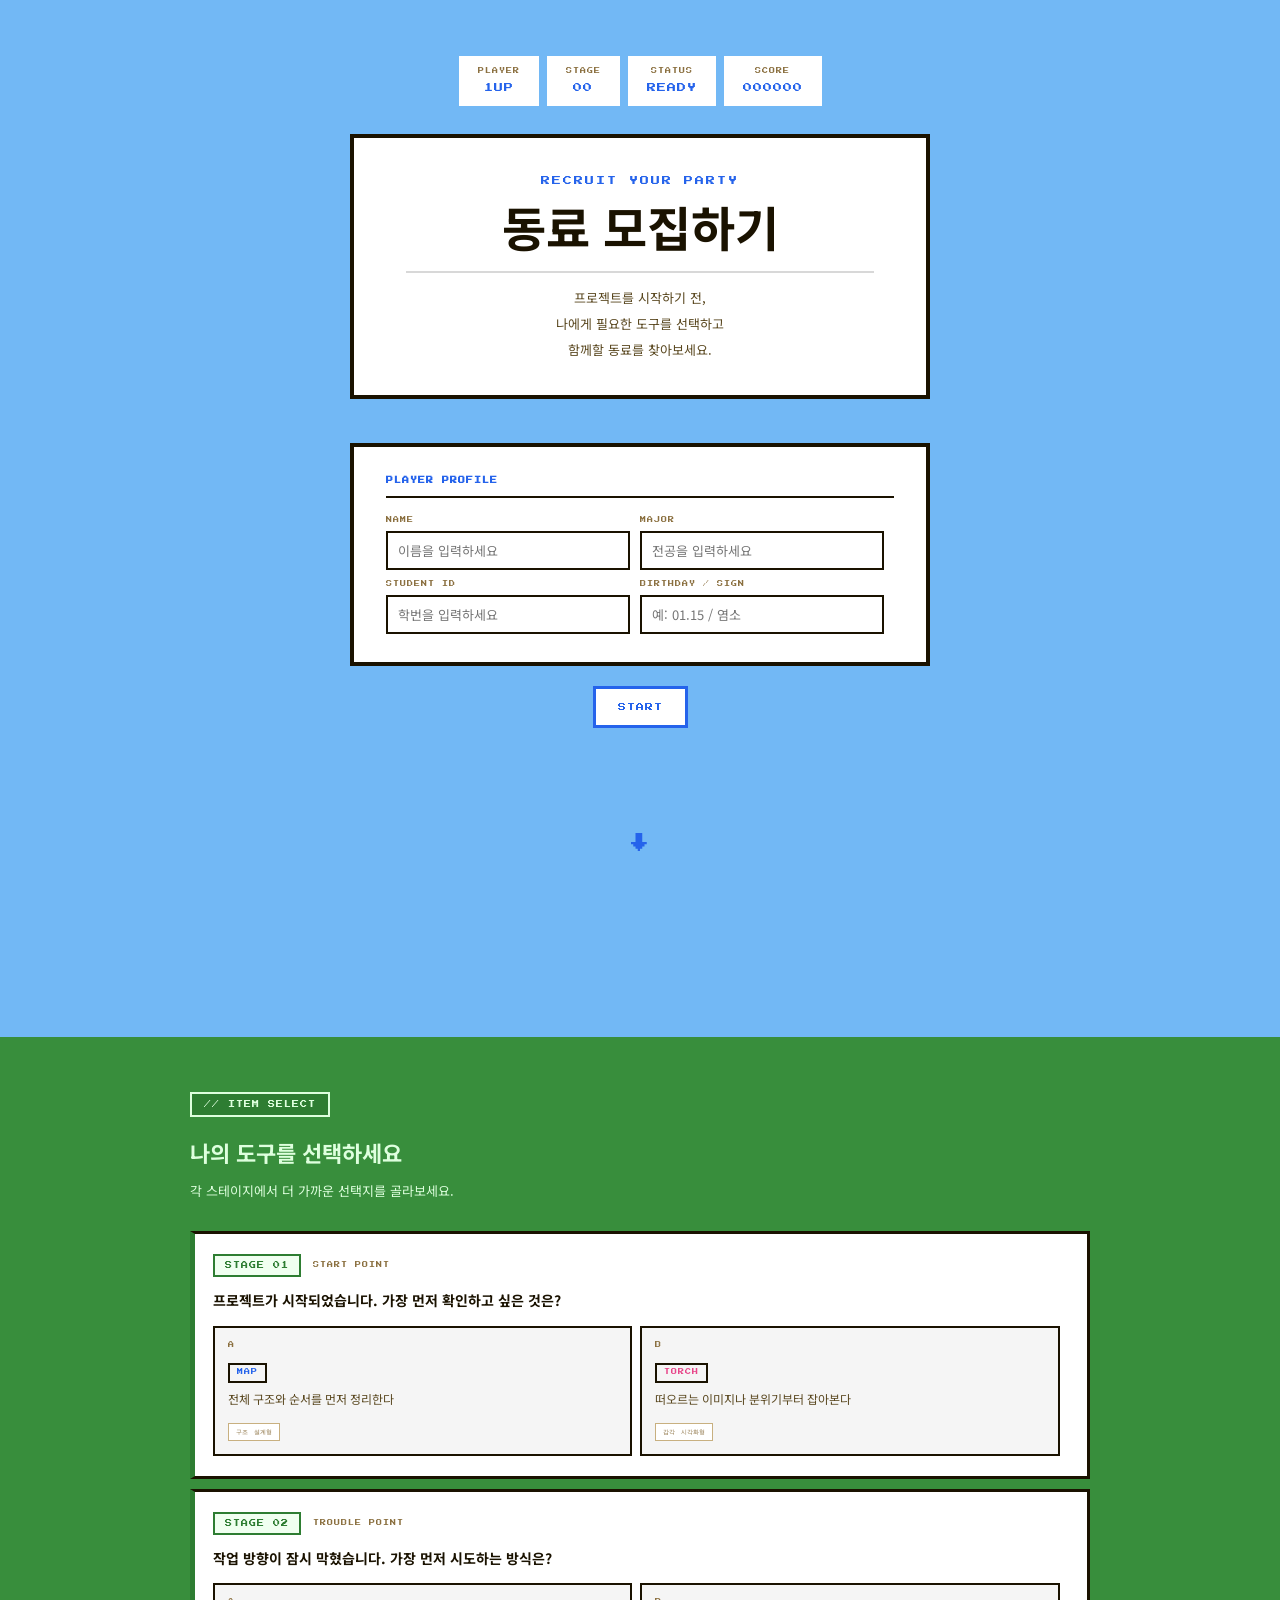
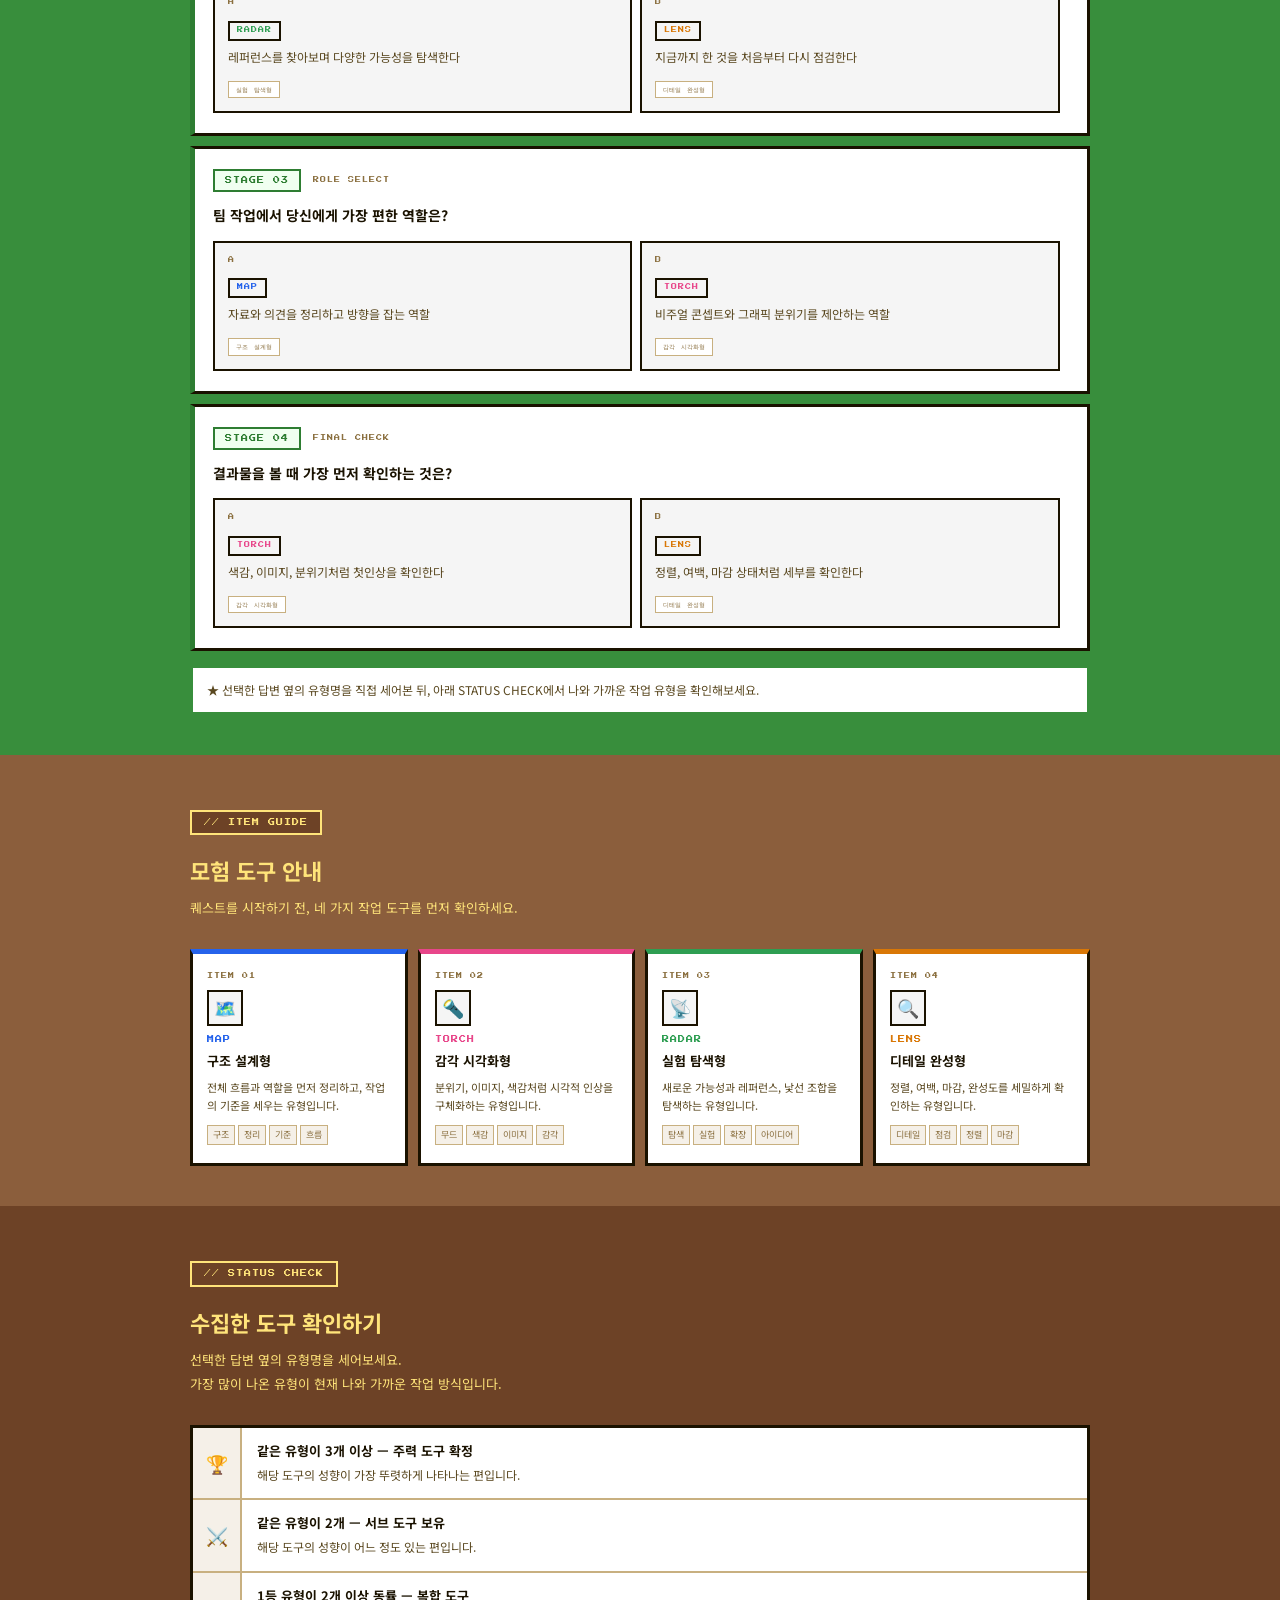
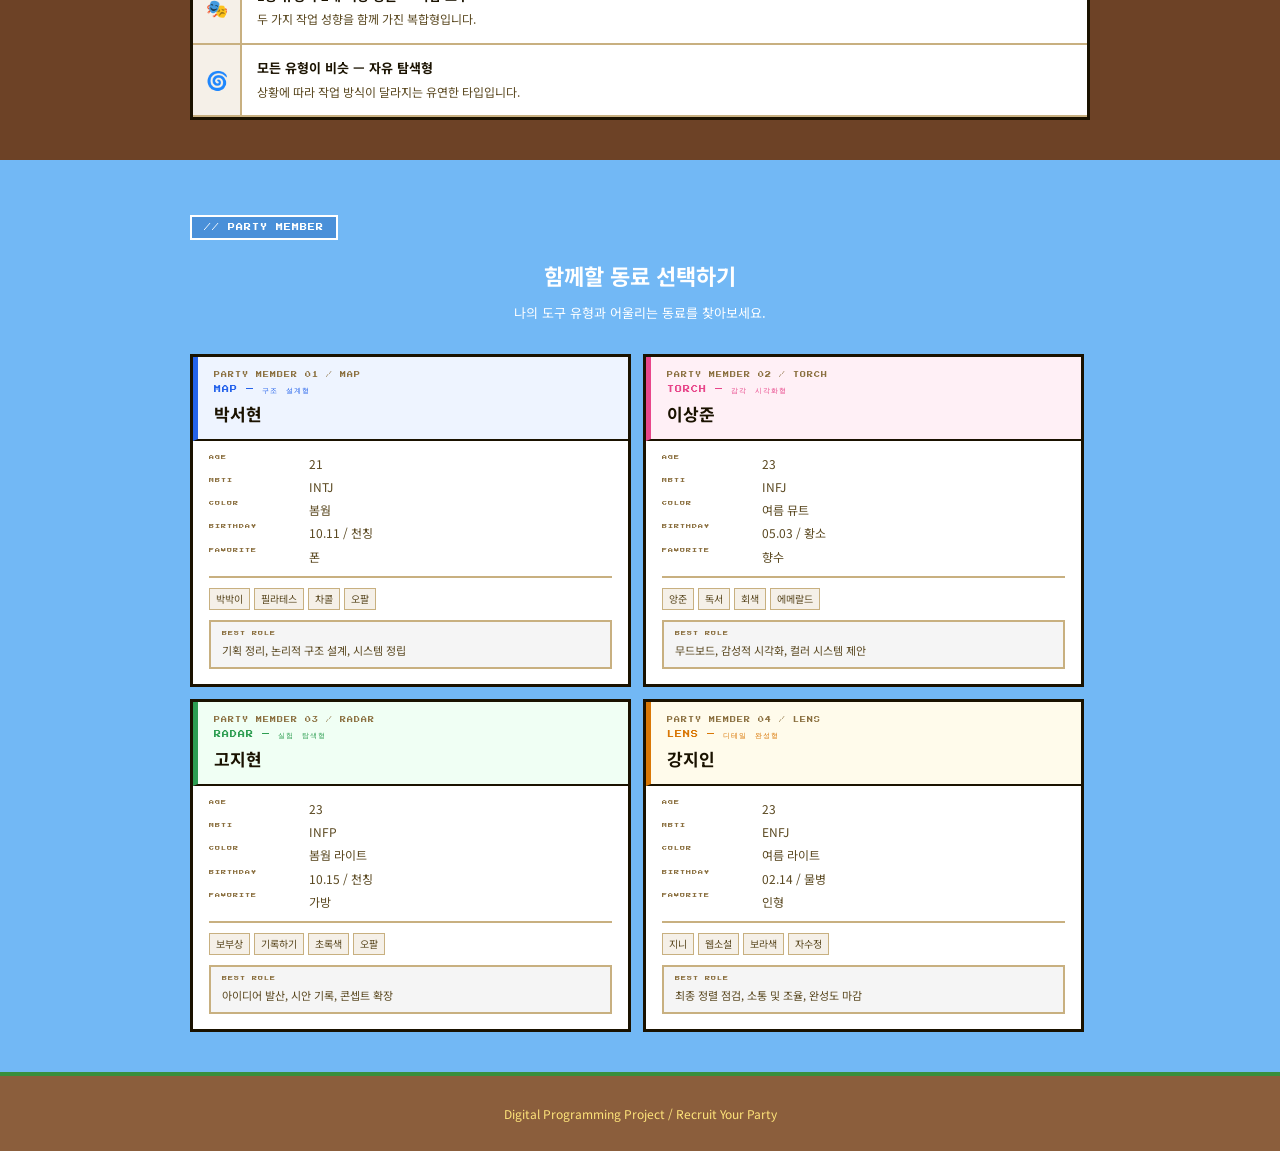
<file: index.html>
<!DOCTYPE html>
<html lang="ko">
<head>
  <meta charset="UTF-8">
  <meta name="viewport" content="width=device-width, initial-scale=1.0">
  <title>동료 모집하기 - RECRUIT YOUR PARTY</title>

  <link rel="preconnect" href="https://fonts.googleapis.com">
  <link href="https://fonts.googleapis.com/css2?family=Noto+Sans+KR:wght@400;700&family=Press+Start+2P&display=swap" rel="stylesheet">

  <link rel="stylesheet" href="css/reset.css">
  <link rel="stylesheet" href="css/common.css">
  <link rel="stylesheet" href="css/style.css">
</head>

<body>
  <header class="hero">
    <div class="wrap hero-inner">
      <div class="hud">
        <div class="hud-item">
          <span class="hud-label">PLAYER</span>
          <span class="hud-value">1UP</span>
        </div>
        <div class="hud-item">
          <span class="hud-label">STAGE</span>
          <span class="hud-value">00</span>
        </div>
        <div class="hud-item">
          <span class="hud-label">STATUS</span>
          <span class="hud-value">READY</span>
        </div>
        <div class="hud-item">
          <span class="hud-label">SCORE</span>
          <span class="hud-value">000000</span>
        </div>
      </div>

      <div class="hero-panel">
        <span class="hero-en">RECRUIT YOUR PARTY</span>
        <h1>동료 모집하기</h1>
        <div class="line"></div>
        <p class="hero-desc">
          프로젝트를 시작하기 전,<br>
          나에게 필요한 도구를 선택하고<br>
          함께할 동료를 찾아보세요.
        </p>
      </div>

      <section class="profile-panel">
        <h2 class="profile-title">PLAYER PROFILE</h2>

        <div class="field-list">
          <div class="field-row">
            <label for="name">NAME</label>
            <input id="name" type="text" placeholder="이름을 입력하세요">
          </div>

          <div class="field-row">
            <label for="major">MAJOR</label>
            <input id="major" type="text" placeholder="전공을 입력하세요">
          </div>

          <div class="field-row">
            <label for="student-id">STUDENT ID</label>
            <input id="student-id" type="text" placeholder="학번을 입력하세요">
          </div>


          <div class="field-row">
            <label for="birthday">BIRTHDAY / SIGN</label>
            <input id="birthday" type="text" placeholder="예: 01.15 / 염소">
          </div>
        </div>
      </section>

      <div class="hero-buttons">
        <a class="button button-sub" href="#items">START</a>
      </div>

      <a class="scroll-arrow" href="#items">↓</a>

    </div>
  </header>

  <main>
    <section id="items" class="section grass-section">
      <div class="wrap">
        <span class="section-tag section-tag-green">// ITEM SELECT</span>
        <h2 class="section-title section-title-green">나의 도구를 선택하세요</h2>
        <p class="section-desc section-desc-green">각 스테이지에서 더 가까운 선택지를 골라보세요.</p>

        <div class="stage-list">
          <article class="stage-card">
            <div class="stage-head">
              <span class="stage-num">STAGE 01</span>
              <span class="stage-sub">START POINT</span>
            </div>
            <h3 class="stage-question">프로젝트가 시작되었습니다. 가장 먼저 확인하고 싶은 것은?</h3>

            <div class="choice-list">
              <div class="choice">
                <span class="choice-ab">A</span>
                <span class="choice-tag blue">MAP</span>
                <p class="choice-text">전체 구조와 순서를 먼저 정리한다</p>
                <span class="type-tag">구조 설계형</span>
              </div>
              <div class="choice">
                <span class="choice-ab">B</span>
                <span class="choice-tag pink">TORCH</span>
                <p class="choice-text">떠오르는 이미지나 분위기부터 잡아본다</p>
                <span class="type-tag">감각 시각화형</span>
              </div>
            </div>
          </article>

          <article class="stage-card">
            <div class="stage-head">
              <span class="stage-num">STAGE 02</span>
              <span class="stage-sub">TROUBLE POINT</span>
            </div>
            <h3 class="stage-question">작업 방향이 잠시 막혔습니다. 가장 먼저 시도하는 방식은?</h3>

            <div class="choice-list">
              <div class="choice">
                <span class="choice-ab">A</span>
                <span class="choice-tag green">RADAR</span>
                <p class="choice-text">레퍼런스를 찾아보며 다양한 가능성을 탐색한다</p>
                <span class="type-tag">실험 탐색형</span>
              </div>
              <div class="choice">
                <span class="choice-ab">B</span>
                <span class="choice-tag orange">LENS</span>
                <p class="choice-text">지금까지 한 것을 처음부터 다시 점검한다</p>
                <span class="type-tag">디테일 완성형</span>
              </div>
            </div>
          </article>

          <article class="stage-card">
            <div class="stage-head">
              <span class="stage-num">STAGE 03</span>
              <span class="stage-sub">ROLE SELECT</span>
            </div>
            <h3 class="stage-question">팀 작업에서 당신에게 가장 편한 역할은?</h3>

            <div class="choice-list">
              <div class="choice">
                <span class="choice-ab">A</span>
                <span class="choice-tag blue">MAP</span>
                <p class="choice-text">자료와 의견을 정리하고 방향을 잡는 역할</p>
                <span class="type-tag">구조 설계형</span>
              </div>
              <div class="choice">
                <span class="choice-ab">B</span>
                <span class="choice-tag pink">TORCH</span>
                <p class="choice-text">비주얼 콘셉트와 그래픽 분위기를 제안하는 역할</p>
                <span class="type-tag">감각 시각화형</span>
              </div>
            </div>
          </article>

          <article class="stage-card">
            <div class="stage-head">
              <span class="stage-num">STAGE 04</span>
              <span class="stage-sub">FINAL CHECK</span>
            </div>
            <h3 class="stage-question">결과물을 볼 때 가장 먼저 확인하는 것은?</h3>

            <div class="choice-list">
              <div class="choice">
                <span class="choice-ab">A</span>
                <span class="choice-tag pink">TORCH</span>
                <p class="choice-text">색감, 이미지, 분위기처럼 첫인상을 확인한다</p>
                <span class="type-tag">감각 시각화형</span>
              </div>
              <div class="choice">
                <span class="choice-ab">B</span>
                <span class="choice-tag orange">LENS</span>
                <p class="choice-text">정렬, 여백, 마감 상태처럼 세부를 확인한다</p>
                <span class="type-tag">디테일 완성형</span>
              </div>
            </div>
          </article>
        </div>

        <p class="stage-note">
          ★ 선택한 답변 옆의 유형명을 직접 세어본 뒤, 아래 STATUS CHECK에서 나와 가까운 작업 유형을 확인해보세요.
        </p>
      </div>
    </section>

    <section class="section soil-section">
      <div class="wrap">
        <span class="section-tag">// ITEM GUIDE</span>
        <h2 class="section-title">모험 도구 안내</h2>
        <p class="section-desc">퀘스트를 시작하기 전, 네 가지 작업 도구를 먼저 확인하세요.</p>

        <div class="item-list">
          <article class="item-card item-map">
            <span class="item-num">ITEM 01</span>
            <div class="item-icon">🗺️</div>
            <span class="item-label blue">MAP</span>
            <h3 class="item-name">구조 설계형</h3>
            <p class="item-desc">전체 흐름과 역할을 먼저 정리하고, 작업의 기준을 세우는 유형입니다.</p>
            <div class="keyword-list">
              <span class="keyword">구조</span>
              <span class="keyword">정리</span>
              <span class="keyword">기준</span>
              <span class="keyword">흐름</span>
            </div>
          </article>

          <article class="item-card item-torch">
            <span class="item-num">ITEM 02</span>
            <div class="item-icon">🔦</div>
            <span class="item-label pink">TORCH</span>
            <h3 class="item-name">감각 시각화형</h3>
            <p class="item-desc">분위기, 이미지, 색감처럼 시각적 인상을 구체화하는 유형입니다.</p>
            <div class="keyword-list">
              <span class="keyword">무드</span>
              <span class="keyword">색감</span>
              <span class="keyword">이미지</span>
              <span class="keyword">감각</span>
            </div>
          </article>

          <article class="item-card item-radar">
            <span class="item-num">ITEM 03</span>
            <div class="item-icon">📡</div>
            <span class="item-label green">RADAR</span>
            <h3 class="item-name">실험 탐색형</h3>
            <p class="item-desc">새로운 가능성과 레퍼런스, 낯선 조합을 탐색하는 유형입니다.</p>
            <div class="keyword-list">
              <span class="keyword">탐색</span>
              <span class="keyword">실험</span>
              <span class="keyword">확장</span>
              <span class="keyword">아이디어</span>
            </div>
          </article>

          <article class="item-card item-lens">
            <span class="item-num">ITEM 04</span>
            <div class="item-icon">🔍</div>
            <span class="item-label orange">LENS</span>
            <h3 class="item-name">디테일 완성형</h3>
            <p class="item-desc">정렬, 여백, 마감, 완성도를 세밀하게 확인하는 유형입니다.</p>
            <div class="keyword-list">
              <span class="keyword">디테일</span>
              <span class="keyword">점검</span>
              <span class="keyword">정렬</span>
              <span class="keyword">마감</span>
            </div>
          </article>
        </div>
      </div>
    </section>

    <section class="section deep-soil-section">
      <div class="wrap">
        <span class="section-tag">// STATUS CHECK</span>
        <h2 class="section-title">수집한 도구 확인하기</h2>
        <p class="section-desc">
          선택한 답변 옆의 유형명을 세어보세요.<br>
          가장 많이 나온 유형이 현재 나와 가까운 작업 방식입니다.
        </p>

        <div class="status-table">
          <div class="status-row">
            <div class="status-icon">🏆</div>
            <div class="status-body">
              <span class="status-cond">같은 유형이 3개 이상 — 주력 도구 확정</span>
              <span class="status-exp">해당 도구의 성향이 가장 뚜렷하게 나타나는 편입니다.</span>
            </div>
          </div>

          <div class="status-row">
            <div class="status-icon">⚔️</div>
            <div class="status-body">
              <span class="status-cond">같은 유형이 2개 — 서브 도구 보유</span>
              <span class="status-exp">해당 도구의 성향이 어느 정도 있는 편입니다.</span>
            </div>
          </div>

          <div class="status-row">
            <div class="status-icon">🎭</div>
            <div class="status-body">
              <span class="status-cond">1등 유형이 2개 이상 동률 — 복합 도구</span>
              <span class="status-exp">두 가지 작업 성향을 함께 가진 복합형입니다.</span>
            </div>
          </div>

          <div class="status-row">
            <div class="status-icon">🌀</div>
            <div class="status-body">
              <span class="status-cond">모든 유형이 비슷 — 자유 탐색형</span>
              <span class="status-exp">상황에 따라 작업 방식이 달라지는 유연한 타입입니다.</span>
            </div>
          </div>
        </div>
      </div>
    </section>

    <section id="party" class="section sky-section">
      <div class="wrap">
        <span class="section-tag section-tag-sky">// PARTY MEMBER</span>
        <h2 class="section-title section-title-sky">함께할 동료 선택하기</h2>
        <p class="section-desc section-desc-sky">나의 도구 유형과 어울리는 동료를 찾아보세요.</p>

        <div class="party-list">
          <article class="party-card">
            <div class="party-top party-map">
              <span class="party-type">PARTY MEMBER 01 / MAP</span>
              <span class="party-label blue">MAP — 구조 설계형</span>
              <h3 class="party-name">박서현</h3>
            </div>
            <div class="party-body">
              <div class="party-meta">
                <div class="party-meta-row"><span class="party-meta-label">AGE</span><span class="party-meta-value">21</span></div>
                <div class="party-meta-row"><span class="party-meta-label">MBTI</span><span class="party-meta-value">INTJ</span></div>
                <div class="party-meta-row"><span class="party-meta-label">COLOR</span><span class="party-meta-value">봄웜</span></div>
                <div class="party-meta-row"><span class="party-meta-label">BIRTHDAY</span><span class="party-meta-value">10.11 / 천칭</span></div>
                <div class="party-meta-row"><span class="party-meta-label">FAVORITE</span><span class="party-meta-value">폰</span></div>
              </div>
              <div class="party-tags">
                <span class="party-tag">박박이</span>
                <span class="party-tag">필라테스</span>
                <span class="party-tag">차콜</span>
                <span class="party-tag">오팔</span>
              </div>
              <div class="party-role">
                <span class="party-role-label">BEST ROLE</span>
                <p class="party-role-text">기획 정리, 논리적 구조 설계, 시스템 정립</p>
              </div>
            </div>
          </article>

          <article class="party-card">
            <div class="party-top party-torch">
              <span class="party-type">PARTY MEMBER 02 / TORCH</span>
              <span class="party-label pink">TORCH — 감각 시각화형</span>
              <h3 class="party-name">이상준</h3>
            </div>
            <div class="party-body">
              <div class="party-meta">
                <div class="party-meta-row"><span class="party-meta-label">AGE</span><span class="party-meta-value">23</span></div>
                <div class="party-meta-row"><span class="party-meta-label">MBTI</span><span class="party-meta-value">INFJ</span></div>
                <div class="party-meta-row"><span class="party-meta-label">COLOR</span><span class="party-meta-value">여름 뮤트</span></div>
                <div class="party-meta-row"><span class="party-meta-label">BIRTHDAY</span><span class="party-meta-value">05.03 / 황소</span></div>
                <div class="party-meta-row"><span class="party-meta-label">FAVORITE</span><span class="party-meta-value">향수</span></div>
              </div>
              <div class="party-tags">
                <span class="party-tag">앙준</span>
                <span class="party-tag">독서</span>
                <span class="party-tag">회색</span>
                <span class="party-tag">에메랄드</span>
              </div>
              <div class="party-role">
                <span class="party-role-label">BEST ROLE</span>
                <p class="party-role-text">무드보드, 감성적 시각화, 컬러 시스템 제안</p>
              </div>
            </div>
          </article>

          <article class="party-card">
            <div class="party-top party-radar">
              <span class="party-type">PARTY MEMBER 03 / RADAR</span>
              <span class="party-label green">RADAR — 실험 탐색형</span>
              <h3 class="party-name">고지현</h3>
            </div>
            <div class="party-body">
              <div class="party-meta">
                <div class="party-meta-row"><span class="party-meta-label">AGE</span><span class="party-meta-value">23</span></div>
                <div class="party-meta-row"><span class="party-meta-label">MBTI</span><span class="party-meta-value">INFP</span></div>
                <div class="party-meta-row"><span class="party-meta-label">COLOR</span><span class="party-meta-value">봄웜 라이트</span></div>
                <div class="party-meta-row"><span class="party-meta-label">BIRTHDAY</span><span class="party-meta-value">10.15 / 천칭</span></div>
                <div class="party-meta-row"><span class="party-meta-label">FAVORITE</span><span class="party-meta-value">가방</span></div>
              </div>
              <div class="party-tags">
                <span class="party-tag">보부상</span>
                <span class="party-tag">기록하기</span>
                <span class="party-tag">초록색</span>
                <span class="party-tag">오팔</span>
              </div>
              <div class="party-role">
                <span class="party-role-label">BEST ROLE</span>
                <p class="party-role-text">아이디어 발산, 시안 기록, 콘셉트 확장</p>
              </div>
            </div>
          </article>

          <article class="party-card">
            <div class="party-top party-lens">
              <span class="party-type">PARTY MEMBER 04 / LENS</span>
              <span class="party-label orange">LENS — 디테일 완성형</span>
              <h3 class="party-name">강지인</h3>
            </div>
            <div class="party-body">
              <div class="party-meta">
                <div class="party-meta-row"><span class="party-meta-label">AGE</span><span class="party-meta-value">23</span></div>
                <div class="party-meta-row"><span class="party-meta-label">MBTI</span><span class="party-meta-value">ENFJ</span></div>
                <div class="party-meta-row"><span class="party-meta-label">COLOR</span><span class="party-meta-value">여름 라이트</span></div>
                <div class="party-meta-row"><span class="party-meta-label">BIRTHDAY</span><span class="party-meta-value">02.14 / 물병</span></div>
                <div class="party-meta-row"><span class="party-meta-label">FAVORITE</span><span class="party-meta-value">인형</span></div>
              </div>
              <div class="party-tags">
                <span class="party-tag">지니</span>
                <span class="party-tag">웹소설</span>
                <span class="party-tag">보라색</span>
                <span class="party-tag">자수정</span>
              </div>
              <div class="party-role">
                <span class="party-role-label">BEST ROLE</span>
                <p class="party-role-text">최종 정렬 점검, 소통 및 조율, 완성도 마감</p>
              </div>
            </div>
          </article>
        </div>
      </div>
    </section>
  </main>

  <footer>
    <p>Digital Programming Project / Recruit Your Party</p>
  </footer>
</body>
</html>
</file>
<file: css/common.css>
body {
  font-family: 'Noto Sans KR', sans-serif;
  background-color: #72b8f5;
  color: #1a1200;
  line-height: 1.6;
}

.wrap {
  width: 90%;
  max-width: 900px;
  margin: 0 auto;
}

.line {
  height: 2px;
  margin: 12px 0;
  background-color: #d8d8d8;
}

.button {
  display: inline-block;
  padding: 12px 22px;
  border: 3px solid #1a1200;
  background-color: #2563eb;
  color: #ffffff;
  font-family: 'Press Start 2P', monospace;
  font-size: 8px;
  letter-spacing: 1px;
}

.button:hover {
  background-color: #1d4ed8;
  transition: all 0.3s ease;
}

.button-sub {
  border-color: #2563eb;
  background-color: #ffffff;
  color: #2563eb;
}

.button-sub:hover {
  background-color: #eef4ff;
  transition: all 0.3s ease;
}

.blue {
  color: #2563eb;
}

.pink {
  color: #e8468a;
}

.green {
  color: #2e9e52;
}

.orange {
  color: #d97706;
}

.grass-line {
  height: 24px;
  border-top: 4px solid #6bdd6b;
  border-bottom: 4px solid #388e3c;
  background-color: #4caf50;
}

.soil-line {
  height: 20px;
  border-top: 4px solid #388e3c;
  border-bottom: 4px solid #6d4226;
  background-color: #8b5e3c;
}
</file>
<file: css/style.css>
.hero {
  min-height: 100vh;
  padding: 56px 0 180px;
  background-color: #72b8f5;
}

.hero-inner {
  display: flex;
  flex-direction: column;
  align-items: center;
  text-align: center;
}


.hud {
  display: flex;
  justify-content: center;
  flex-wrap: wrap;
  gap: 8px;
  margin-bottom: 28px;
}

.hud-item {
  display: flex;
  flex-direction: column;
  align-items: center;
  gap: 4px;
  padding: 8px 16px;
  border: 3px solid #ffffff;
  background-color: #ffffff;
}

.hud-label {
  font-family: 'Press Start 2P', monospace;
  font-size: 6px;
  color: #8b7040;
  letter-spacing: 1px;
}

.hud-value {
  font-family: 'Press Start 2P', monospace;
  font-size: 9px;
  color: #2563eb;
  letter-spacing: 1px;
}


.hero-panel {
  width: 100%;
  max-width: 580px;
  margin-bottom: 24px;
  padding: 36px 52px 32px;
  border: 4px solid #1a1200;
  background-color: #ffffff;
}

.hero-en {
  display: block;
  margin-bottom: 12px;
  font-family: 'Press Start 2P', monospace;
  font-size: 9px;
  color: #2563eb;
  letter-spacing: 2px;
  animation: titleBlink 0.9s linear infinite;
}

.hero h1 {
  margin-bottom: 18px;
  font-size: 48px;
  font-weight: 700;
  line-height: 1.1;
  color: #1a1200;
}

.hero-desc {
  max-width: 320px;
  margin: 0 auto;
  font-size: 13px;
  line-height: 2;
  color: #5a4820;
}

/* PROFILE PANEL */

.profile-panel {
  width: 100%;
  max-width: 580px;
  margin-top: 20px;
  padding: 28px 32px;
  border: 4px solid #1a1200;
  background-color: #ffffff;
  text-align: left;
}

.profile-title {
  margin-bottom: 18px;
  padding-bottom: 10px;
  border-bottom: 2px solid #1a1200;
  font-family: 'Press Start 2P', monospace;
  font-size: 7px;
  color: #2563eb;
  letter-spacing: 1px;
}

.field-list {
  display: flex;
  flex-wrap: wrap;
  gap: 10px;
}

.field-row {
  width: 48%;
  display: flex;
  flex-direction: column;
  gap: 5px;
}

label {
  font-family: 'Press Start 2P', monospace;
  font-size: 6px;
  letter-spacing: 1px;
  color: #8b7040;
}

input {
  width: 100%;
  padding: 8px 10px;
  border: 2px solid #1a1200;
  background-color: #ffffff;
  color: #1a1200;
  font-size: 13px;
}

.hero-buttons {
  display: flex;
  justify-content: center;
  flex-wrap: wrap;
  gap: 10px;
  margin-top: 20px;
}

.scroll-arrow {
  display: block;
  margin-top: 100px;
  font-family: 'Press Start 2P', monospace;
  font-size: 18px;
  color: #2563eb;
  text-align: center;
  animation: arrowBlink 0.8s linear infinite;
}

.section {
  padding: 52px 0 40px;
}

.grass-section   { background-color: #388e3c; }
.soil-section    { background-color: #8b5e3c; }
.deep-soil-section { background-color: #6d4226; }
.sky-section     { background-color: #72b8f5; }



.section-tag {
  display: inline-block;
  margin-bottom: 18px;
  padding: 5px 12px;
  border: 2px solid #ffe47a;
  background-color: #6d4226;
  font-family: 'Press Start 2P', monospace;
  font-size: 7px;
  color: #ffe47a;
  letter-spacing: 1px;
}

.section-tag-green {
  border-color: #deffde;
  background-color: #2e7d32;
  color: #deffde;
}

.section-tag-sky {
  border-color: #ffffff;
  background-color: #4a90d9;
  color: #ffffff;
}

/* SECTION TITLES */

.section-title {
  margin-bottom: 8px;
  font-size: 22px;
  font-weight: 700;
  color: #ffe47a;
}

.section-title-green { color: #deffde; }

.section-title-sky {
  color: #ffffff;
  text-align: center;
}

.section-desc {
  max-width: 520px;
  margin-bottom: 28px;
  font-size: 13px;
  line-height: 1.9;
  color: #ffe47a;
}

.section-desc-green { color: #deffde; }

.section-desc-sky {
  margin: 0 auto 28px;
  color: #ffffff;
  text-align: center;
}


.stage-list {
  display: flex;
  flex-direction: column;
  gap: 10px;
}

.stage-card {
  padding: 20px 18px;
  border: 3px solid #1a1200;
  border-left: 5px solid #2e7d32;
  background-color: #ffffff;
  transition: box-shadow 0.2s ease;
}

.stage-card:hover {
  box-shadow: 4px 4px 0px #2e7d32;
}

.stage-head {
  display: flex;
  align-items: center;
  gap: 12px;
  margin-bottom: 12px;
}

.stage-num {
  padding: 4px 10px;
  border: 2px solid #2e7d32;
  background-color: #f0fff0;
  font-family: 'Press Start 2P', monospace;
  font-size: 7px;
  color: #2e7d32;
  letter-spacing: 1px;
}

.stage-sub {
  font-family: 'Press Start 2P', monospace;
  font-size: 6px;
  color: #8b7040;
  letter-spacing: 1px;
}

.stage-question {
  margin-bottom: 14px;
  font-size: 14px;
  font-weight: 700;
  line-height: 1.6;
}


.choice-list {
  display: flex;
  flex-wrap: wrap;
  gap: 8px;
}

.choice {
  width: 49%;
  padding: 13px;
  border: 2px solid #1a1200;
  background-color: #f5f5f5;
  cursor: pointer;
  transition: background-color 0.2s ease;
}

.choice:hover {
  background-color: #e8f0ff;
}

.choice-ab {
  display: block;
  margin-bottom: 6px;
  font-family: 'Press Start 2P', monospace;
  font-size: 6px;
  color: #8b7040;
  letter-spacing: 1px;
}

.choice-tag {
  display: inline-block;
  margin-bottom: 6px;
  padding: 3px 7px;
  border: 2px solid #1a1200;
  font-family: 'Press Start 2P', monospace;
  font-size: 6px;
  letter-spacing: 1px;
}

.choice-text {
  margin-bottom: 7px;
  font-size: 12px;
  line-height: 1.6;
  color: #5a4820;
}

.type-tag {
  display: inline-block;
  padding: 3px 7px;
  border: 1px solid #c8b080;
  background-color: #ffffff;
  font-family: 'Press Start 2P', monospace;
  font-size: 6px;
  color: #8b7040;
}

.stage-note {
  margin-top: 14px;
  padding: 11px 14px;
  border: 3px solid #388e3c;
  background-color: #ffffff;
  font-size: 12px;
  line-height: 1.8;
  color: #5a4820;
}



.item-list {
  display: grid;
  grid-template-columns: repeat(4, 1fr);
  gap: 10px;
}

.item-card {
  padding: 18px 14px;
  border: 3px solid #1a1200;
  border-top: 5px solid #1a1200;
  background-color: #ffffff;
  transition: transform 0.2s ease, box-shadow 0.2s ease;
}

.item-card:hover {
  transform: translateY(-4px);
  box-shadow: 4px 4px 0px #1a1200;
}

.item-map   { border-top-color: #2563eb; }
.item-torch { border-top-color: #e8468a; }
.item-radar { border-top-color: #2e9e52; }
.item-lens  { border-top-color: #d97706; }

.item-num {
  display: block;
  margin-bottom: 8px;
  font-family: 'Press Start 2P', monospace;
  font-size: 6px;
  color: #8b7040;
  letter-spacing: 1px;
}

.item-icon {
  width: 36px;
  height: 36px;
  margin-bottom: 8px;
  display: flex;
  justify-content: center;
  align-items: center;
  border: 2px solid #1a1200;
  background-color: #f5f5f5;
  font-size: 18px;
}

.item-label {
  display: block;
  margin-bottom: 6px;
  font-family: 'Press Start 2P', monospace;
  font-size: 7px;
  letter-spacing: 1px;
}

.item-name {
  margin-bottom: 6px;
  font-size: 13px;
  font-weight: 700;
}

.item-desc {
  margin-bottom: 10px;
  font-size: 11px;
  line-height: 1.7;
  color: #5a4820;
}

.keyword-list {
  display: flex;
  flex-wrap: wrap;
  gap: 3px;
}

.keyword {
  padding: 2px 5px;
  border: 1px solid #c8b080;
  background-color: #f5f0e8;
  font-size: 9px;
  color: #8b7040;
}


.status-table {
  border: 3px solid #1a1200;
  background-color: #ffffff;
}

.status-row {
  display: flex;
  border-bottom: 2px solid #c8b080;
}

.status-icon {
  width: 52px;
  padding: 16px 0;
  display: flex;
  align-items: center;
  justify-content: center;
  border-right: 2px solid #c8b080;
  background-color: #f5f0e8;
  font-size: 18px;
}

.status-body {
  width: 100%;
  padding: 13px 15px;
}

.status-cond {
  display: block;
  font-size: 13px;
  font-weight: 700;
  color: #1a1200;
}

.status-exp {
  display: block;
  margin-top: 3px;
  font-size: 12px;
  line-height: 1.7;
  color: #5a4820;
}

.party-list {
  display: flex;
  flex-wrap: wrap;
  gap: 12px;
}

.party-card {
  width: 49%;
  border: 3px solid #1a1200;
  background-color: #ffffff;
  display: flex;
  flex-direction: column;
  transition: transform 0.2s ease, box-shadow 0.2s ease;
}

.party-card:hover {
  transform: translateY(-4px);
  box-shadow: 4px 4px 0px #1a1200;
}


.party-top {
  padding: 14px 16px 12px;
  border-bottom: 2px solid #1a1200;
}

.party-map   { border-left: 5px solid #2563eb; background-color: #eef4ff; }
.party-torch { border-left: 5px solid #e8468a; background-color: #fff0f6; }
.party-radar { border-left: 5px solid #2e9e52; background-color: #f0fff4; }
.party-lens  { border-left: 5px solid #d97706; background-color: #fffbeb; }

.party-type {
  display: block;
  margin-bottom: 3px;
  font-family: 'Press Start 2P', monospace;
  font-size: 6px;
  color: #8b7040;
  letter-spacing: 1px;
}

.party-label {
  display: block;
  margin-bottom: 5px;
  font-family: 'Press Start 2P', monospace;
  font-size: 7px;
  letter-spacing: 1px;
}

.party-name {
  font-size: 17px;
  font-weight: 700;
}

/* PARTY BODY */

.party-body {
  padding: 13px 16px 15px;
  display: flex;
  flex-direction: column;
  gap: 10px;
}

.party-meta {
  padding-bottom: 10px;
  border-bottom: 2px solid #c8b080;
  display: flex;
  flex-direction: column;
  gap: 4px;
}

.party-meta-row {
  display: flex;
  gap: 8px;
}

.party-meta-label {
  width: 92px;
  font-family: 'Press Start 2P', monospace;
  font-size: 5px;
  color: #8b7040;
  letter-spacing: 1px;
}

.party-meta-value {
  font-size: 12px;
  color: #5a4820;
}

.party-tags {
  display: flex;
  flex-wrap: wrap;
  gap: 4px;
}

.party-tag {
  padding: 2px 6px;
  border: 1px solid #c8b080;
  background-color: #f5f0e8;
  font-size: 10px;
  color: #5a4820;
}

.party-role {
  padding: 8px 11px;
  border: 2px solid #c8b080;
  background-color: #f5f5f5;
}

.party-role-label {
  display: block;
  margin-bottom: 3px;
  font-family: 'Press Start 2P', monospace;
  font-size: 5px;
  color: #8b7040;
  letter-spacing: 1px;
}

.party-role-text {
  font-size: 11px;
  line-height: 1.65;
  color: #5a4820;
}



footer {
  padding: 28px 0;
  border-top: 4px solid #388e3c;
  background-color: #8b5e3c;
  text-align: center;
  color: #ffe47a;
  font-size: 12px;
}


@keyframes titleBlink {
  0%, 49% { opacity: 1; }
  50%, 100% { opacity: 0; }
}

@keyframes arrowBlink {
  0%, 49% { opacity: 1; }
  50%, 100% { opacity: 0.2; }
}

@keyframes fadeInUp {
  0% {
    opacity: 0;
    transform: translateY(16px);
  }
  100% {
    opacity: 1;
    transform: translateY(0);
  }
}

.hero-panel {
  animation: fadeInUp 0.6s ease both;
}

.profile-panel {
  animation: fadeInUp 0.6s ease 0.2s both;
}

/* ============================
   RESPONSIVE
   ============================ */

@media (max-width: 768px) {
  .hero {
    padding: 40px 0 100px;
  }

  .hero h1 {
    font-size: 32px;
  }

  .hero-panel {
    padding: 24px 20px;
  }

  .profile-panel {
    padding: 20px;
  }

  .field-row {
    width: 100%;
  }

  .item-list {
    grid-template-columns: repeat(2, 1fr);
  }

  .choice {
    width: 100%;
  }

  .party-card {
    width: 100%;
  }

  .section {
    padding: 36px 0 28px;
  }
}

@media (max-width: 480px) {
  .hud {
    gap: 6px;
  }

  .hud-item {
    padding: 6px 10px;
  }

  .hero h1 {
    font-size: 26px;
  }

  .item-list {
    grid-template-columns: 1fr;
  }

  .section-title {
    font-size: 18px;
  }
}
</file>
